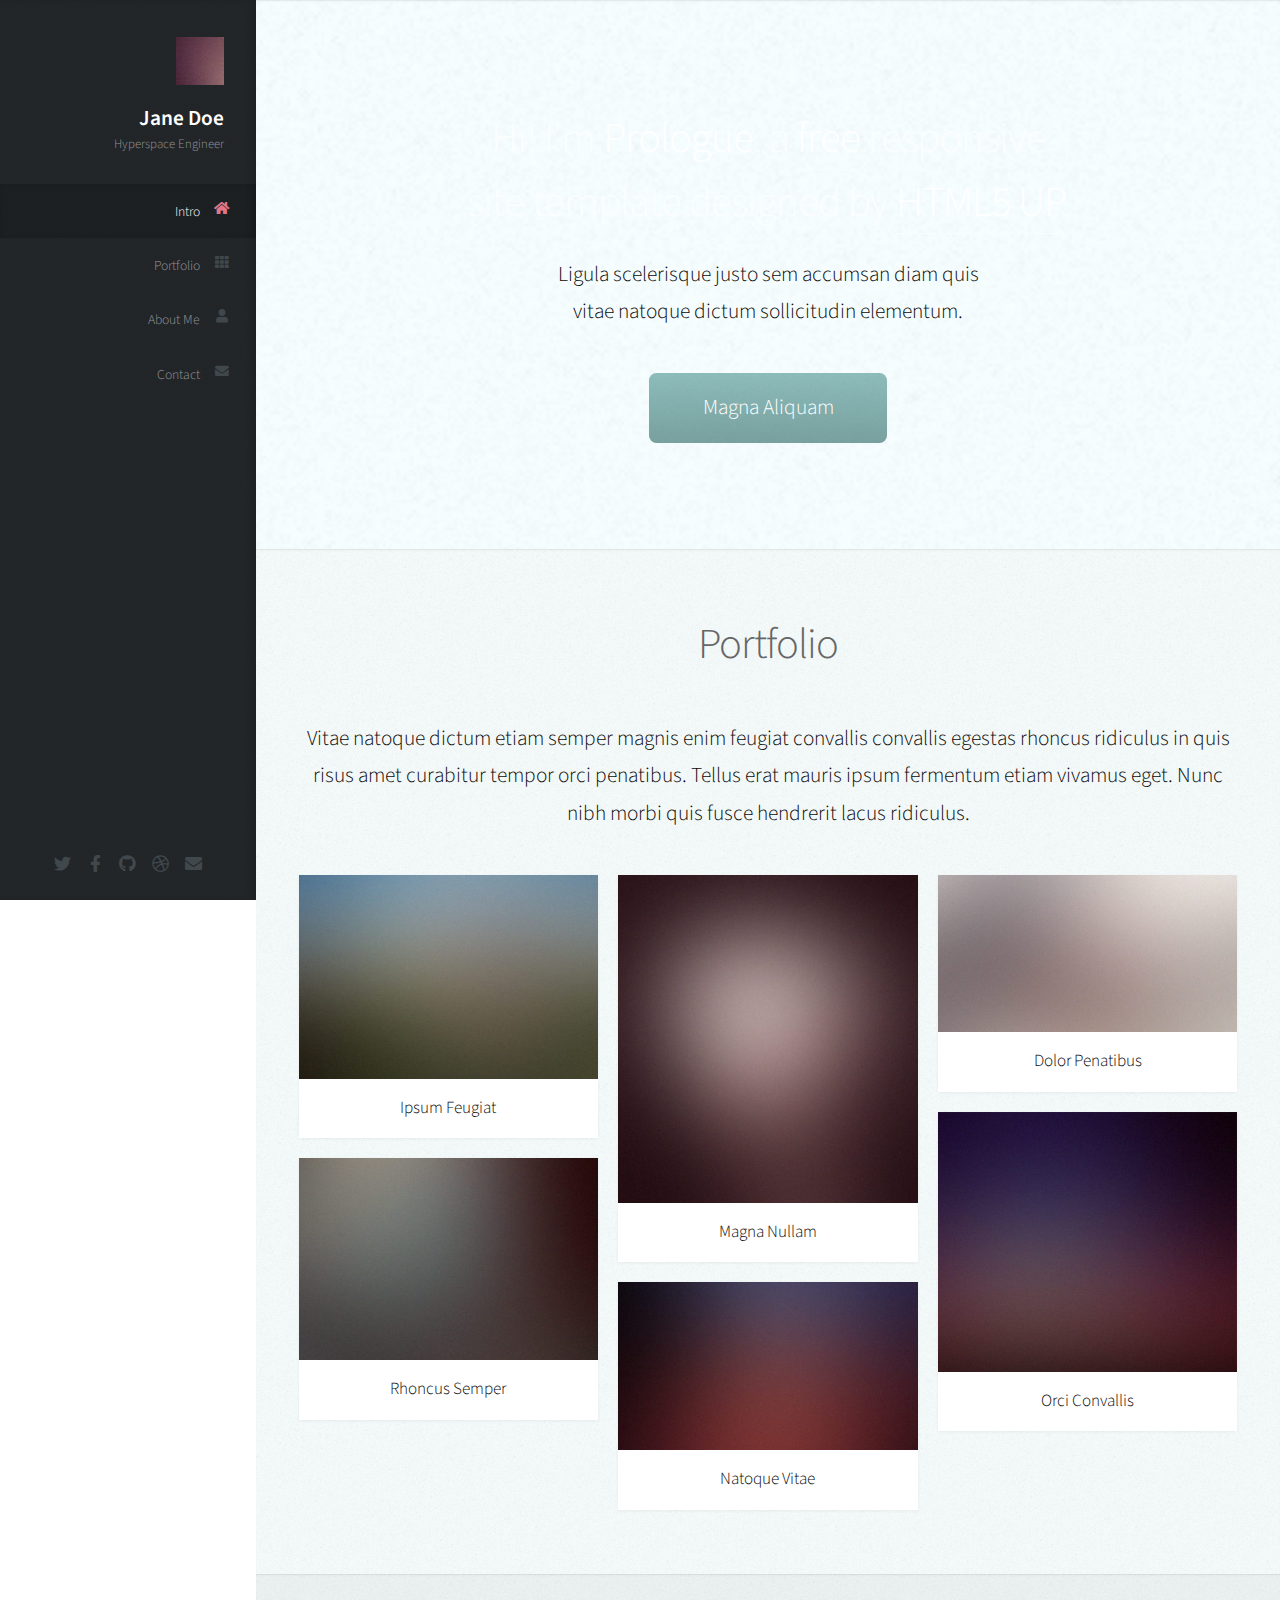
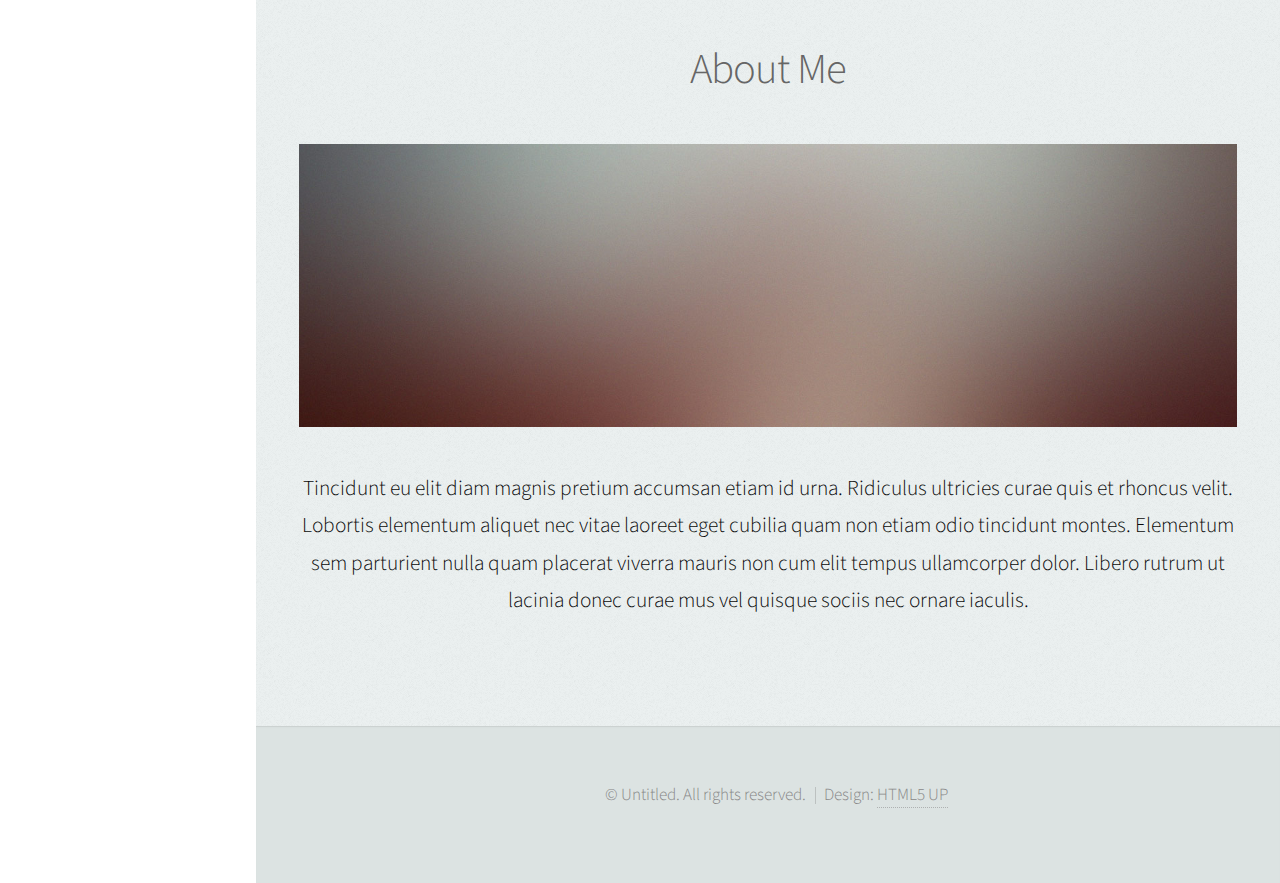
<file: index.html>
<!DOCTYPE HTML>
<!--
	Prologue by HTML5 UP
	html5up.net | @ajlkn
	Free for personal and commercial use under the CCA 3.0 license (html5up.net/license)
-->
<html>
	<head>
		<title>Prologue by HTML5 UP</title>
		<meta charset="utf-8" />
		<meta name="viewport" content="width=device-width, initial-scale=1, user-scalable=no" />
		<link rel="stylesheet" href="assets/css/main.css" />
	</head>
	<body class="is-preload">

		<!-- Header -->
			<div id="header">

				<div class="top">

					<!-- Logo -->
						<div id="logo">
							<span class="image avatar48"><img src="images/avatar.jpg" alt="" /></span>
							<h1 id="title">Jane Doe</h1>
							<p>Hyperspace Engineer</p>
						</div>

					<!-- Nav -->
						<nav id="nav">
							<ul>
								<li><a href="#top" id="top-link"><span class="icon solid fa-home">Intro</span></a></li>
								<li><a href="#portfolio" id="portfolio-link"><span class="icon solid fa-th">Portfolio</span></a></li>
								<li><a href="#about" id="about-link"><span class="icon solid fa-user">About Me</span></a></li>
								<li><a href="#contact" id="contact-link"><span class="icon solid fa-envelope">Contact</span></a></li>
							</ul>
						</nav>

				</div>

				<div class="bottom">

					<!-- Social Icons -->
						<ul class="icons">
							<li><a href="#" class="icon brands fa-twitter"><span class="label">Twitter</span></a></li>
							<li><a href="#" class="icon brands fa-facebook-f"><span class="label">Facebook</span></a></li>
							<li><a href="#" class="icon brands fa-github"><span class="label">Github</span></a></li>
							<li><a href="#" class="icon brands fa-dribbble"><span class="label">Dribbble</span></a></li>
							<li><a href="#" class="icon solid fa-envelope"><span class="label">Email</span></a></li>
						</ul>

				</div>

			</div>

		<!-- Main -->
			<div id="main">

				<!-- Intro -->
					<section id="top" class="one dark cover">
						<div class="container">

							<header>
								<h2 class="alt">Hi! I'm <strong>Prologue</strong>, a <a href="http://html5up.net/license">free</a> responsive<br />
								site template designed by <a href="http://html5up.net">HTML5 UP</a>.</h2>
								<p>Ligula scelerisque justo sem accumsan diam quis<br />
								vitae natoque dictum sollicitudin elementum.</p>
							</header>

							<footer>
								<a href="#portfolio" class="button scrolly">Magna Aliquam</a>
							</footer>

						</div>
					</section>

				<!-- Portfolio -->
					<section id="portfolio" class="two">
						<div class="container">

							<header>
								<h2>Portfolio</h2>
							</header>

							<p>Vitae natoque dictum etiam semper magnis enim feugiat convallis convallis
							egestas rhoncus ridiculus in quis risus amet curabitur tempor orci penatibus.
							Tellus erat mauris ipsum fermentum etiam vivamus eget. Nunc nibh morbi quis
							fusce hendrerit lacus ridiculus.</p>

							<div class="row">
								<div class="col-4 col-12-mobile">
									<article class="item">
										<a href="#" class="image fit"><img src="images/pic02.jpg" alt="" /></a>
										<header>
											<h3>Ipsum Feugiat</h3>
										</header>
									</article>
									<article class="item">
										<a href="#" class="image fit"><img src="images/pic03.jpg" alt="" /></a>
										<header>
											<h3>Rhoncus Semper</h3>
										</header>
									</article>
								</div>
								<div class="col-4 col-12-mobile">
									<article class="item">
										<a href="#" class="image fit"><img src="images/pic04.jpg" alt="" /></a>
										<header>
											<h3>Magna Nullam</h3>
										</header>
									</article>
									<article class="item">
										<a href="#" class="image fit"><img src="images/pic05.jpg" alt="" /></a>
										<header>
											<h3>Natoque Vitae</h3>
										</header>
									</article>
								</div>
								<div class="col-4 col-12-mobile">
									<article class="item">
										<a href="#" class="image fit"><img src="images/pic06.jpg" alt="" /></a>
										<header>
											<h3>Dolor Penatibus</h3>
										</header>
									</article>
									<article class="item">
										<a href="#" class="image fit"><img src="images/pic07.jpg" alt="" /></a>
										<header>
											<h3>Orci Convallis</h3>
										</header>
									</article>
								</div>
							</div>

						</div>
					</section>

				<!-- About Me -->
					<section id="about" class="three">
						<div class="container">

							<header>
								<h2>About Me</h2>
							</header>

							<a href="#" class="image featured"><img src="images/pic08.jpg" alt="" /></a>

							<p>Tincidunt eu elit diam magnis pretium accumsan etiam id urna. Ridiculus
							ultricies curae quis et rhoncus velit. Lobortis elementum aliquet nec vitae
							laoreet eget cubilia quam non etiam odio tincidunt montes. Elementum sem
							parturient nulla quam placerat viverra mauris non cum elit tempus ullamcorper
							dolor. Libero rutrum ut lacinia donec curae mus vel quisque sociis nec
							ornare iaculis.</p>

						</div>
					</section>



			</div>

		<!-- Footer -->
			<div id="footer">

				<!-- Copyright -->
					<ul class="copyright">
						<li>&copy; Untitled. All rights reserved.</li><li>Design: <a href="http://html5up.net">HTML5 UP</a></li>
					</ul>

			</div>

		<!-- Scripts -->
			<script src="assets/js/jquery.min.js"></script>
			<script src="assets/js/jquery.scrolly.min.js"></script>
			<script src="assets/js/jquery.scrollex.min.js"></script>
			<script src="assets/js/browser.min.js"></script>
			<script src="assets/js/breakpoints.min.js"></script>
			<script src="assets/js/util.js"></script>
			<script src="assets/js/main.js"></script>

	</body>
</html>
</file>
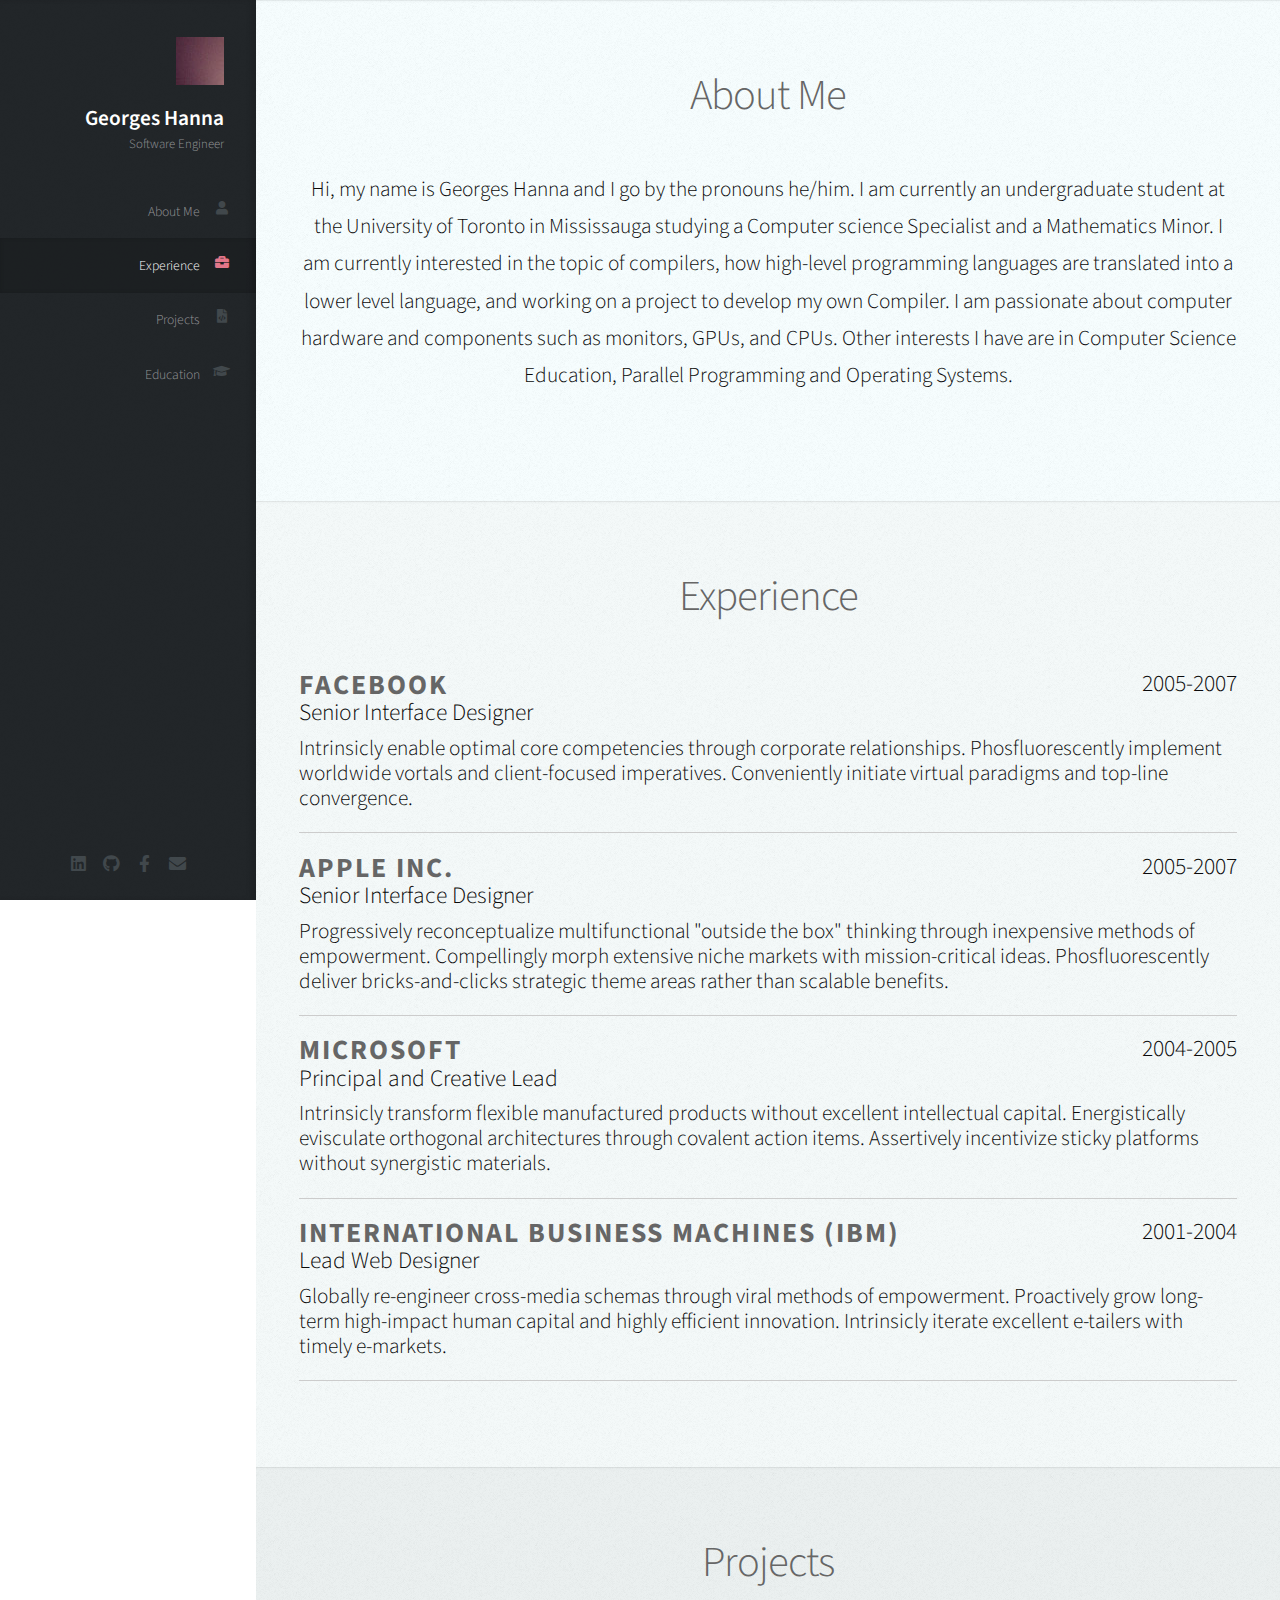
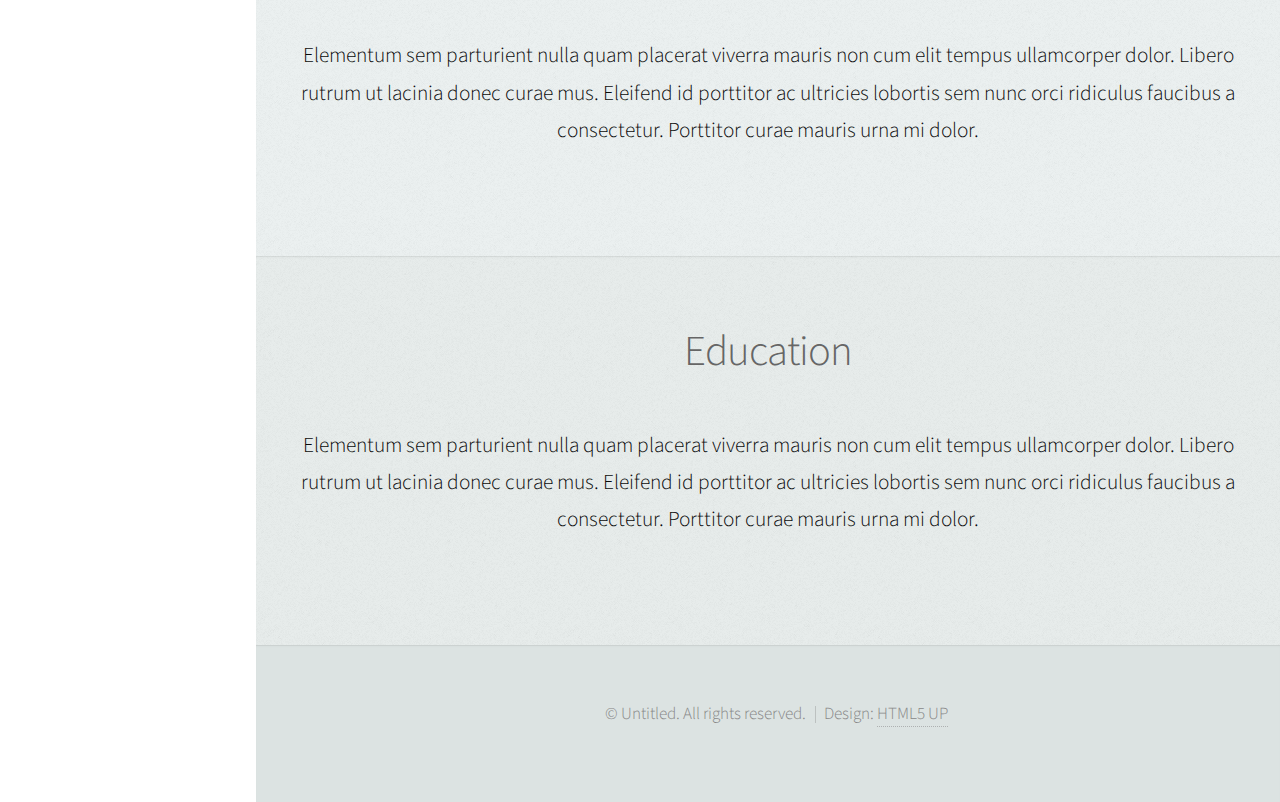
<file: something.html>
<!DOCTYPE HTML>
<!--
	Prologue by HTML5 UP
	html5up.net | @ajlkn
	Free for personal and commercial use under the CCA 3.0 license (html5up.net/license)
-->
<html>
	<head>
		<title>Prologue by HTML5 UP</title>
		<meta charset="utf-8" />
		<meta name="viewport" content="width=device-width, initial-scale=1, user-scalable=no" />
		<link rel="stylesheet" href="assets/css/main.css" />
		
	</head>
	<body class="is-preload">

		<!-- Header -->
			<div id="header">

				<div class="top">

					<!-- Logo -->
						<div id="logo">
							<span class="image avatar48"><img src="images/avatar.jpg" alt="" /></span>
							<h1 id="title">Georges Hanna</h1>
							<p>Software Engineer</p>
						</div>

					<!-- Nav -->
						<nav id="nav">
							<ul>
								<li><a href="#about" id="about-link"><span class="icon solid fa-user">About Me</span></a></li>
								<li><a href="#exp" id="exp-link"><span class="icon solid fa-briefcase">Experience</span></a></li>
								<li><a href="#proj" id="proj-link"><span class="icon solid fa-file-code">Projects</span></a></li>
								<li><a href="#edu" id="edu-link"><span class="icon solid fa-graduation-cap">Education</span></a></li>
							</ul>
						</nav>

				</div>

				<div class="bottom">

					<!-- Social Icons -->
						<ul class="icons">
							<li><a href="https://www.linkedin.com/in/georgeshanna97/" class="icon brands fa-linkedin"><span class="label">Linkedin</span></a></li>
							<li><a href="https://github.com/georgeshanna97" class="icon brands fa-github"><span class="label">Github</span></a></li>
							<li><a href="https://www.facebook.com/georges.hanna.97" class="icon brands fa-facebook-f"><span class="label">Facebook</span></a></li>
							<li><a href="mailto:georges.hanna@mail.utoronto.ca" class="icon solid fa-envelope"><span class="label">Email</span></a></li>
						</ul>

				</div>

			</div>

		<!-- Main -->
			<div id="main">
				<!-- Portfolio -->
<!--
					<section id="portfolio" class="two">
						<div class="container">

							<header>
								<h2>Portfolio</h2>
							</header>

							<p>Vitae natoque dictum etiam semper magnis enim feugiat convallis convallis
							egestas rhoncus ridiculus in quis risus amet curabitur tempor orci penatibus.
							Tellus erat mauris ipsum fermentum etiam vivamus eget. Nunc nibh morbi quis
							fusce hendrerit lacus ridiculus.</p>

							<div class="row">
								<div class="col-4 col-12-mobile">
									<article class="item">
										<a href="#" class="image fit"><img src="images/pic02.jpg" alt="" /></a>
										<header>
											<h3>Ipsum Feugiat</h3>
										</header>
									</article>
									<article class="item">
										<a href="#" class="image fit"><img src="images/pic03.jpg" alt="" /></a>
										<header>
											<h3>Rhoncus Semper</h3>
										</header>
									</article>
								</div>
								<div class="col-4 col-12-mobile">
									<article class="item">
										<a href="#" class="image fit"><img src="images/pic04.jpg" alt="" /></a>
										<header>
											<h3>Magna Nullam</h3>
										</header>
									</article>
									<article class="item">
										<a href="#" class="image fit"><img src="images/pic05.jpg" alt="" /></a>
										<header>
											<h3>Natoque Vitae</h3>
										</header>
									</article>
								</div>
								<div class="col-4 col-12-mobile">
									<article class="item">
										<a href="#" class="image fit"><img src="images/pic06.jpg" alt="" /></a>
										<header>
											<h3>Dolor Penatibus</h3>
										</header>
									</article>
									<article class="item">
										<a href="#" class="image fit"><img src="images/pic07.jpg" alt="" /></a>
										<header>
											<h3>Orci Convallis</h3>
										</header>
									</article>
								</div>
							</div>

						</div>
					</section>
-->
				<!-- About Me -->
					<section id="about" class="one">
						<div class="container">

							<header>
								<h2>About Me</h2>
							</header>

							<!-- <a href="#" class="image featured"><img src="images/pic08.jpg" alt="" /></a> -->

							<p>Hi, my name is Georges Hanna and I go by the pronouns he/him. 
							I am currently an undergraduate student at the University of Toronto in Mississauga studying a
							Computer science Specialist and a Mathematics Minor. I am currently interested in the topic of compilers,
							how high-level programming languages are translated into a lower level language, and working on a project
							to develop my own Compiler. I am passionate about computer hardware and components such as monitors, GPUs, 
							and CPUs. Other interests I have are in Computer Science Education, Parallel Programming and Operating Systems.  </p>
						</div>
					</section>

				<!-- Experience -->
				<section id="exp" class="two">
					<div class="container">

						<header>
							<h2>Experience</h2>
						</header>

								<div class="job">
									<h2>Facebook</h2>
									<h3>Senior Interface Designer</h3>
									<h4>2005-2007</h4>
									<p>Intrinsicly enable optimal core competencies through corporate relationships. Phosfluorescently implement worldwide vortals and client-focused imperatives. Conveniently initiate virtual paradigms and top-line convergence. </p>
								</div>
		
									<div class="job">
										<h2>Apple Inc.</h2>
										<h3>Senior Interface Designer</h3>
										<h4>2005-2007</h4>
										<p>Progressively reconceptualize multifunctional "outside the box" thinking through inexpensive methods of empowerment. Compellingly morph extensive niche markets with mission-critical ideas. Phosfluorescently deliver bricks-and-clicks strategic theme areas rather than scalable benefits. </p>
									</div>
		
									<div class="job">
										<h2>Microsoft</h2>
										<h3>Principal and Creative Lead</h3>
										<h4>2004-2005</h4>
										<p>Intrinsicly transform flexible manufactured products without excellent intellectual capital. Energistically evisculate orthogonal architectures through covalent action items. Assertively incentivize sticky platforms without synergistic materials. </p>
									</div>
		
		
									<div class="job">
										<h2>International Business Machines (IBM)</h2>
										<h3>Lead Web Designer</h3>
										<h4>2001-2004</h4>
										<p>Globally re-engineer cross-media schemas through viral methods of empowerment. Proactively grow long-term high-impact human capital and highly efficient innovation. Intrinsicly iterate excellent e-tailers with timely e-markets.</p>
									</div>
								</div>
				</section>
		

					<!-- </section> -->
					<!-- Projects -->
					<section id="proj" class="three">
						<div class="container">

							<header>
								<h2>Projects</h2>
							</header>

							<p>Elementum sem parturient nulla quam placerat viverra
							mauris non cum elit tempus ullamcorper dolor. Libero rutrum ut lacinia
							donec curae mus. Eleifend id porttitor ac ultricies lobortis sem nunc
							orci ridiculus faucibus a consectetur. Porttitor curae mauris urna mi dolor.</p>

						</div>
					</section>
					<!-- Education-->
					<section id="edu" class="four">
						<div class="container">

							<header>
								<h2>Education</h2>
							</header>

							<p>Elementum sem parturient nulla quam placerat viverra
							mauris non cum elit tempus ullamcorper dolor. Libero rutrum ut lacinia
							donec curae mus. Eleifend id porttitor ac ultricies lobortis sem nunc
							orci ridiculus faucibus a consectetur. Porttitor curae mauris urna mi dolor.</p>

						</div>
					</section>

			</div>
		
		<!-- Footer -->
			<div id="footer">

				<!-- Copyright -->
					<ul class="copyright">
						<li>&copy; Untitled. All rights reserved.</li><li>Design: <a href="http://html5up.net">HTML5 UP</a></li>
					</ul>

			</div>

		<!-- Scripts -->
			<script src="assets/js/jquery.min.js"></script>
			<script src="assets/js/jquery.scrolly.min.js"></script>
			<script src="assets/js/jquery.scrollex.min.js"></script>
			<script src="assets/js/browser.min.js"></script>
			<script src="assets/js/breakpoints.min.js"></script>
			<script src="assets/js/util.js"></script>
			<script src="assets/js/main.js"></script>
	</body>
</html>
</file>
<file: assets/css/main.css>
@import url("fontawesome-all.min.css");
@import url("https://fonts.googleapis.com/css?family=Source+Sans+Pro:300,300italic,400,600");

/*
	Prologue by HTML5 UP
	html5up.net | @ajlkn
	Free for personal and commercial use under the CCA 3.0 license (html5up.net/license)
*/

html, body, div, span, applet, object,
iframe, h1, h2, h3, h4, h5, h6, p, blockquote,
pre, a, abbr, acronym, address, big, cite,
code, del, dfn, em, img, ins, kbd, q, s, samp,
small, strike, strong, sub, sup, tt, var, b,
u, i, center, dl, dt, dd, ol, ul, li, fieldset,
form, label, legend, table, caption, tbody,
tfoot, thead, tr, th, td, article, aside,
canvas, details, embed, figure, figcaption,
footer, header, hgroup, menu, nav, output, ruby,
section, summary, time, mark, audio, video {
	margin: 0;
	padding: 0;
	border: 0;
	font-size: 100%;
	font: inherit;
	vertical-align: baseline;}

article, aside, details, figcaption, figure,
footer, header, hgroup, menu, nav, section {
	display: block;}

body {
	line-height: 1;
}

ol, ul {
	list-style: none;
}

blockquote, q {
	quotes: none;
}

	blockquote:before, blockquote:after, q:before, q:after {
		content: '';
		content: none;
	}

table {
	border-collapse: collapse;
	border-spacing: 0;
}

body {
	-webkit-text-size-adjust: none;
}

mark {
	background-color: transparent;
	color: inherit;
}

input::-moz-focus-inner {
	border: 0;
	padding: 0;
}

input, select, textarea {
	-moz-appearance: none;
	-webkit-appearance: none;
	-ms-appearance: none;
	appearance: none;
}

/* Basic */

	html {
		box-sizing: border-box;
	}

	*, *:before, *:after {
		box-sizing: inherit;
	}

	body {
		background: #fff;
		font-family: 'Source Sans Pro', sans-serif;
		font-size: 19pt;
		font-weight: 300;
		line-height: 1.75em;
		color: #888;
	}

		body.is-preload *, body.is-preload *:before, body.is-preload *:after {
			-moz-animation: none !important;
			-webkit-animation: none !important;
			-ms-animation: none !important;
			animation: none !important;
			-moz-transition: none !important;
			-webkit-transition: none !important;
			-ms-transition: none !important;
			transition: none !important;
		}

	input, textarea, select {
		font-family: 'Source Sans Pro', sans-serif;
		font-size: 19pt;
		font-weight: 300;
		line-height: 1.75em;
		color: #888;
	}

	h1, h2, h3, h4, h5, h6 {
		font-weight: 300;
		color: #666;
		line-height: 1.5em;
	}

	h1 a, h2 a, h3 a, h4 a, h5 a, h6 a {
		color: inherit;
		text-decoration: none;
	}

		h1 a strong, h2 a strong, h3 a strong, h4 a strong, h5 a strong, h6 a strong {
			color: #333;
		}

	h2 {
		font-size: 2em;
		letter-spacing: -1px;
	}

		h2.alt {
			color: #888;
		}

			h2.alt strong {
				color: #666;
			}

	h3 {
		font-size: 1.5em;
	}

	header {
		margin: 0 0 2em 0;
	}

		header > p {
			margin: 1em 0 0 0;
		}

	footer {
		margin: 2em 0 0 0;
	}

	strong, b {
		font-weight: 300;
		color: #666;
	}

	em, i {
		font-style: italic;
	}

	a {
		text-decoration: none;
		color: inherit;
		border-bottom: dotted 1px rgba(128, 128, 128, 0.5);
		-moz-transition: color 0.35s ease-in-out, border-bottom-color 0.35s ease-in-out;
		-webkit-transition: color 0.35s ease-in-out, border-bottom-color 0.35s ease-in-out;
		-ms-transition: color 0.35s ease-in-out, border-bottom-color 0.35s ease-in-out;
		transition: color 0.35s ease-in-out, border-bottom-color 0.35s ease-in-out;
		outline: 0;
	}

		a:hover {
			color: #E27689;
			border-bottom-color: rgba(255, 255, 255, 0);
		}

	sub {
		position: relative;
		top: 0.5em;
		font-size: 0.8em;
	}

	sup {
		position: relative;
		top: -0.5em;
		font-size: 0.8em;
	}

	hr {
		border: 0;
		border-top: solid 1px #ddd;
	}

	blockquote {
		border-left: solid 0.5em #ddd;
		padding: 1em 0 1em 2em;
		font-style: italic;
	}

	p, ul, ol, dl, table {
		margin-bottom: 2em;
	}

	br.clear {
		clear: both;
	}

/* Container */

	.container {
		margin: 0 auto;
		max-width: 100%;
		width: 1400px;
	}

		@media screen and (min-width: 961px) and (max-width: 1880px) {

			.container {
				width: 1200px;
			}

		}

		@media screen and (min-width: 961px) and (max-width: 1620px) {

			.container {
				width: 960px;
			}

		}

		@media screen and (min-width: 961px) and (max-width: 1320px) {

			.container {
				width: 100%;
			}

		}

		@media screen and (max-width: 960px) {

			.container {
				width: 100%;
			}

		}

		@media screen and (max-width: 736px) {

			.container {
				width: 100%;
			}

		}

/* Row */

	.row {
		display: flex;
		flex-wrap: wrap;
		box-sizing: border-box;
		align-items: stretch;
	}

		.row > * {
			box-sizing: border-box;
		}

		.row.gtr-uniform > * > :last-child {
			margin-bottom: 0;
		}

		.row.aln-left {
			justify-content: flex-start;
		}

		.row.aln-center {
			justify-content: center;
		}

		.row.aln-right {
			justify-content: flex-end;
		}

		.row.aln-top {
			align-items: flex-start;
		}

		.row.aln-middle {
			align-items: center;
		}

		.row.aln-bottom {
			align-items: flex-end;
		}

		.row > .imp {
			order: -1;
		}

		.row > .col-1 {
			width: 8.33333%;
		}

		.row > .off-1 {
			margin-left: 8.33333%;
		}

		.row > .col-2 {
			width: 16.66667%;
		}

		.row > .off-2 {
			margin-left: 16.66667%;
		}

		.row > .col-3 {
			width: 25%;
		}

		.row > .off-3 {
			margin-left: 25%;
		}

		.row > .col-4 {
			width: 33.33333%;
		}

		.row > .off-4 {
			margin-left: 33.33333%;
		}

		.row > .col-5 {
			width: 41.66667%;
		}

		.row > .off-5 {
			margin-left: 41.66667%;
		}

		.row > .col-6 {
			width: 50%;
		}

		.row > .off-6 {
			margin-left: 50%;
		}

		.row > .col-7 {
			width: 58.33333%;
		}

		.row > .off-7 {
			margin-left: 58.33333%;
		}

		.row > .col-8 {
			width: 66.66667%;
		}

		.row > .off-8 {
			margin-left: 66.66667%;
		}

		.row > .col-9 {
			width: 75%;
		}

		.row > .off-9 {
			margin-left: 75%;
		}

		.row > .col-10 {
			width: 83.33333%;
		}

		.row > .off-10 {
			margin-left: 83.33333%;
		}

		.row > .col-11 {
			width: 91.66667%;
		}

		.row > .off-11 {
			margin-left: 91.66667%;
		}

		.row > .col-12 {
			width: 100%;
		}

		.row > .off-12 {
			margin-left: 100%;
		}

		.row.gtr-0 {
			margin-top: 0px;
			margin-left: 0px;
		}

			.row.gtr-0 > * {
				padding: 0px 0 0 0px;
			}

			.row.gtr-0.gtr-uniform {
				margin-top: 0px;
			}

				.row.gtr-0.gtr-uniform > * {
					padding-top: 0px;
				}

		.row.gtr-25 {
			margin-top: -10px;
			margin-left: -10px;
		}

			.row.gtr-25 > * {
				padding: 10px 0 0 10px;
			}

			.row.gtr-25.gtr-uniform {
				margin-top: -10px;
			}

				.row.gtr-25.gtr-uniform > * {
					padding-top: 10px;
				}

		.row.gtr-50 {
			margin-top: -20px;
			margin-left: -20px;
		}

			.row.gtr-50 > * {
				padding: 20px 0 0 20px;
			}

			.row.gtr-50.gtr-uniform {
				margin-top: -20px;
			}

				.row.gtr-50.gtr-uniform > * {
					padding-top: 20px;
				}

		.row {
			margin-top: -40px;
			margin-left: -40px;
		}

			.row > * {
				padding: 40px 0 0 40px;
			}

			.row.gtr-uniform {
				margin-top: -40px;
			}

				.row.gtr-uniform > * {
					padding-top: 40px;
				}

		.row.gtr-150 {
			margin-top: -60px;
			margin-left: -60px;
		}

			.row.gtr-150 > * {
				padding: 60px 0 0 60px;
			}

			.row.gtr-150.gtr-uniform {
				margin-top: -60px;
			}

				.row.gtr-150.gtr-uniform > * {
					padding-top: 60px;
				}

		.row.gtr-200 {
			margin-top: -80px;
			margin-left: -80px;
		}

			.row.gtr-200 > * {
				padding: 80px 0 0 80px;
			}

			.row.gtr-200.gtr-uniform {
				margin-top: -80px;
			}

				.row.gtr-200.gtr-uniform > * {
					padding-top: 80px;
				}

		@media screen and (min-width: 961px) and (max-width: 1880px) {

			.row {
				display: flex;
				flex-wrap: wrap;
				box-sizing: border-box;
				align-items: stretch;
			}

				.row > * {
					box-sizing: border-box;
				}

				.row.gtr-uniform > * > :last-child {
					margin-bottom: 0;
				}

				.row.aln-left {
					justify-content: flex-start;
				}

				.row.aln-center {
					justify-content: center;
				}

				.row.aln-right {
					justify-content: flex-end;
				}

				.row.aln-top {
					align-items: flex-start;
				}

				.row.aln-middle {
					align-items: center;
				}

				.row.aln-bottom {
					align-items: flex-end;
				}

				.row > .imp-wide {
					order: -1;
				}

				.row > .col-1-wide {
					width: 8.33333%;
				}

				.row > .off-1-wide {
					margin-left: 8.33333%;
				}

				.row > .col-2-wide {
					width: 16.66667%;
				}

				.row > .off-2-wide {
					margin-left: 16.66667%;
				}

				.row > .col-3-wide {
					width: 25%;
				}

				.row > .off-3-wide {
					margin-left: 25%;
				}

				.row > .col-4-wide {
					width: 33.33333%;
				}

				.row > .off-4-wide {
					margin-left: 33.33333%;
				}

				.row > .col-5-wide {
					width: 41.66667%;
				}

				.row > .off-5-wide {
					margin-left: 41.66667%;
				}

				.row > .col-6-wide {
					width: 50%;
				}

				.row > .off-6-wide {
					margin-left: 50%;
				}

				.row > .col-7-wide {
					width: 58.33333%;
				}

				.row > .off-7-wide {
					margin-left: 58.33333%;
				}

				.row > .col-8-wide {
					width: 66.66667%;
				}

				.row > .off-8-wide {
					margin-left: 66.66667%;
				}

				.row > .col-9-wide {
					width: 75%;
				}

				.row > .off-9-wide {
					margin-left: 75%;
				}

				.row > .col-10-wide {
					width: 83.33333%;
				}

				.row > .off-10-wide {
					margin-left: 83.33333%;
				}

				.row > .col-11-wide {
					width: 91.66667%;
				}

				.row > .off-11-wide {
					margin-left: 91.66667%;
				}

				.row > .col-12-wide {
					width: 100%;
				}

				.row > .off-12-wide {
					margin-left: 100%;
				}

				.row.gtr-0 {
					margin-top: 0px;
					margin-left: 0px;
				}

					.row.gtr-0 > * {
						padding: 0px 0 0 0px;
					}

					.row.gtr-0.gtr-uniform {
						margin-top: 0px;
					}

						.row.gtr-0.gtr-uniform > * {
							padding-top: 0px;
						}

				.row.gtr-25 {
					margin-top: -10px;
					margin-left: -10px;
				}

					.row.gtr-25 > * {
						padding: 10px 0 0 10px;
					}

					.row.gtr-25.gtr-uniform {
						margin-top: -10px;
					}

						.row.gtr-25.gtr-uniform > * {
							padding-top: 10px;
						}

				.row.gtr-50 {
					margin-top: -20px;
					margin-left: -20px;
				}

					.row.gtr-50 > * {
						padding: 20px 0 0 20px;
					}

					.row.gtr-50.gtr-uniform {
						margin-top: -20px;
					}

						.row.gtr-50.gtr-uniform > * {
							padding-top: 20px;
						}

				.row {
					margin-top: -40px;
					margin-left: -40px;
				}

					.row > * {
						padding: 40px 0 0 40px;
					}

					.row.gtr-uniform {
						margin-top: -40px;
					}

						.row.gtr-uniform > * {
							padding-top: 40px;
						}

				.row.gtr-150 {
					margin-top: -60px;
					margin-left: -60px;
				}

					.row.gtr-150 > * {
						padding: 60px 0 0 60px;
					}

					.row.gtr-150.gtr-uniform {
						margin-top: -60px;
					}

						.row.gtr-150.gtr-uniform > * {
							padding-top: 60px;
						}

				.row.gtr-200 {
					margin-top: -80px;
					margin-left: -80px;
				}

					.row.gtr-200 > * {
						padding: 80px 0 0 80px;
					}

					.row.gtr-200.gtr-uniform {
						margin-top: -80px;
					}

						.row.gtr-200.gtr-uniform > * {
							padding-top: 80px;
						}

		}

		@media screen and (min-width: 961px) and (max-width: 1620px) {

			.row {
				display: flex;
				flex-wrap: wrap;
				box-sizing: border-box;
				align-items: stretch;
			}

				.row > * {
					box-sizing: border-box;
				}

				.row.gtr-uniform > * > :last-child {
					margin-bottom: 0;
				}

				.row.aln-left {
					justify-content: flex-start;
				}

				.row.aln-center {
					justify-content: center;
				}

				.row.aln-right {
					justify-content: flex-end;
				}

				.row.aln-top {
					align-items: flex-start;
				}

				.row.aln-middle {
					align-items: center;
				}

				.row.aln-bottom {
					align-items: flex-end;
				}

				.row > .imp-normal {
					order: -1;
				}

				.row > .col-1-normal {
					width: 8.33333%;
				}

				.row > .off-1-normal {
					margin-left: 8.33333%;
				}

				.row > .col-2-normal {
					width: 16.66667%;
				}

				.row > .off-2-normal {
					margin-left: 16.66667%;
				}

				.row > .col-3-normal {
					width: 25%;
				}

				.row > .off-3-normal {
					margin-left: 25%;
				}

				.row > .col-4-normal {
					width: 33.33333%;
				}

				.row > .off-4-normal {
					margin-left: 33.33333%;
				}

				.row > .col-5-normal {
					width: 41.66667%;
				}

				.row > .off-5-normal {
					margin-left: 41.66667%;
				}

				.row > .col-6-normal {
					width: 50%;
				}

				.row > .off-6-normal {
					margin-left: 50%;
				}

				.row > .col-7-normal {
					width: 58.33333%;
				}

				.row > .off-7-normal {
					margin-left: 58.33333%;
				}

				.row > .col-8-normal {
					width: 66.66667%;
				}

				.row > .off-8-normal {
					margin-left: 66.66667%;
				}

				.row > .col-9-normal {
					width: 75%;
				}

				.row > .off-9-normal {
					margin-left: 75%;
				}

				.row > .col-10-normal {
					width: 83.33333%;
				}

				.row > .off-10-normal {
					margin-left: 83.33333%;
				}

				.row > .col-11-normal {
					width: 91.66667%;
				}

				.row > .off-11-normal {
					margin-left: 91.66667%;
				}

				.row > .col-12-normal {
					width: 100%;
				}

				.row > .off-12-normal {
					margin-left: 100%;
				}

				.row.gtr-0 {
					margin-top: 0px;
					margin-left: 0px;
				}

					.row.gtr-0 > * {
						padding: 0px 0 0 0px;
					}

					.row.gtr-0.gtr-uniform {
						margin-top: 0px;
					}

						.row.gtr-0.gtr-uniform > * {
							padding-top: 0px;
						}

				.row.gtr-25 {
					margin-top: -10px;
					margin-left: -10px;
				}

					.row.gtr-25 > * {
						padding: 10px 0 0 10px;
					}

					.row.gtr-25.gtr-uniform {
						margin-top: -10px;
					}

						.row.gtr-25.gtr-uniform > * {
							padding-top: 10px;
						}

				.row.gtr-50 {
					margin-top: -20px;
					margin-left: -20px;
				}

					.row.gtr-50 > * {
						padding: 20px 0 0 20px;
					}

					.row.gtr-50.gtr-uniform {
						margin-top: -20px;
					}

						.row.gtr-50.gtr-uniform > * {
							padding-top: 20px;
						}

				.row {
					margin-top: -40px;
					margin-left: -40px;
				}

					.row > * {
						padding: 40px 0 0 40px;
					}

					.row.gtr-uniform {
						margin-top: -40px;
					}

						.row.gtr-uniform > * {
							padding-top: 40px;
						}

				.row.gtr-150 {
					margin-top: -60px;
					margin-left: -60px;
				}

					.row.gtr-150 > * {
						padding: 60px 0 0 60px;
					}

					.row.gtr-150.gtr-uniform {
						margin-top: -60px;
					}

						.row.gtr-150.gtr-uniform > * {
							padding-top: 60px;
						}

				.row.gtr-200 {
					margin-top: -80px;
					margin-left: -80px;
				}

					.row.gtr-200 > * {
						padding: 80px 0 0 80px;
					}

					.row.gtr-200.gtr-uniform {
						margin-top: -80px;
					}

						.row.gtr-200.gtr-uniform > * {
							padding-top: 80px;
						}

		}

		@media screen and (min-width: 961px) and (max-width: 1320px) {

			.row {
				display: flex;
				flex-wrap: wrap;
				box-sizing: border-box;
				align-items: stretch;
			}

				.row > * {
					box-sizing: border-box;
				}

				.row.gtr-uniform > * > :last-child {
					margin-bottom: 0;
				}

				.row.aln-left {
					justify-content: flex-start;
				}

				.row.aln-center {
					justify-content: center;
				}

				.row.aln-right {
					justify-content: flex-end;
				}

				.row.aln-top {
					align-items: flex-start;
				}

				.row.aln-middle {
					align-items: center;
				}

				.row.aln-bottom {
					align-items: flex-end;
				}

				.row > .imp-narrow {
					order: -1;
				}

				.row > .col-1-narrow {
					width: 8.33333%;
				}

				.row > .off-1-narrow {
					margin-left: 8.33333%;
				}

				.row > .col-2-narrow {
					width: 16.66667%;
				}

				.row > .off-2-narrow {
					margin-left: 16.66667%;
				}

				.row > .col-3-narrow {
					width: 25%;
				}

				.row > .off-3-narrow {
					margin-left: 25%;
				}

				.row > .col-4-narrow {
					width: 33.33333%;
				}

				.row > .off-4-narrow {
					margin-left: 33.33333%;
				}

				.row > .col-5-narrow {
					width: 41.66667%;
				}

				.row > .off-5-narrow {
					margin-left: 41.66667%;
				}

				.row > .col-6-narrow {
					width: 50%;
				}

				.row > .off-6-narrow {
					margin-left: 50%;
				}

				.row > .col-7-narrow {
					width: 58.33333%;
				}

				.row > .off-7-narrow {
					margin-left: 58.33333%;
				}

				.row > .col-8-narrow {
					width: 66.66667%;
				}

				.row > .off-8-narrow {
					margin-left: 66.66667%;
				}

				.row > .col-9-narrow {
					width: 75%;
				}

				.row > .off-9-narrow {
					margin-left: 75%;
				}

				.row > .col-10-narrow {
					width: 83.33333%;
				}

				.row > .off-10-narrow {
					margin-left: 83.33333%;
				}

				.row > .col-11-narrow {
					width: 91.66667%;
				}

				.row > .off-11-narrow {
					margin-left: 91.66667%;
				}

				.row > .col-12-narrow {
					width: 100%;
				}

				.row > .off-12-narrow {
					margin-left: 100%;
				}

				.row.gtr-0 {
					margin-top: 0px;
					margin-left: 0px;
				}

					.row.gtr-0 > * {
						padding: 0px 0 0 0px;
					}

					.row.gtr-0.gtr-uniform {
						margin-top: 0px;
					}

						.row.gtr-0.gtr-uniform > * {
							padding-top: 0px;
						}

				.row.gtr-25 {
					margin-top: -5px;
					margin-left: -5px;
				}

					.row.gtr-25 > * {
						padding: 5px 0 0 5px;
					}

					.row.gtr-25.gtr-uniform {
						margin-top: -5px;
					}

						.row.gtr-25.gtr-uniform > * {
							padding-top: 5px;
						}

				.row.gtr-50 {
					margin-top: -10px;
					margin-left: -10px;
				}

					.row.gtr-50 > * {
						padding: 10px 0 0 10px;
					}

					.row.gtr-50.gtr-uniform {
						margin-top: -10px;
					}

						.row.gtr-50.gtr-uniform > * {
							padding-top: 10px;
						}

				.row {
					margin-top: -20px;
					margin-left: -20px;
				}

					.row > * {
						padding: 20px 0 0 20px;
					}

					.row.gtr-uniform {
						margin-top: -20px;
					}

						.row.gtr-uniform > * {
							padding-top: 20px;
						}

				.row.gtr-150 {
					margin-top: -30px;
					margin-left: -30px;
				}

					.row.gtr-150 > * {
						padding: 30px 0 0 30px;
					}

					.row.gtr-150.gtr-uniform {
						margin-top: -30px;
					}

						.row.gtr-150.gtr-uniform > * {
							padding-top: 30px;
						}

				.row.gtr-200 {
					margin-top: -40px;
					margin-left: -40px;
				}

					.row.gtr-200 > * {
						padding: 40px 0 0 40px;
					}

					.row.gtr-200.gtr-uniform {
						margin-top: -40px;
					}

						.row.gtr-200.gtr-uniform > * {
							padding-top: 40px;
						}

		}

		@media screen and (max-width: 960px) {

			.row {
				display: flex;
				flex-wrap: wrap;
				box-sizing: border-box;
				align-items: stretch;
			}

				.row > * {
					box-sizing: border-box;
				}

				.row.gtr-uniform > * > :last-child {
					margin-bottom: 0;
				}

				.row.aln-left {
					justify-content: flex-start;
				}

				.row.aln-center {
					justify-content: center;
				}

				.row.aln-right {
					justify-content: flex-end;
				}

				.row.aln-top {
					align-items: flex-start;
				}

				.row.aln-middle {
					align-items: center;
				}

				.row.aln-bottom {
					align-items: flex-end;
				}

				.row > .imp-narrower {
					order: -1;
				}

				.row > .col-1-narrower {
					width: 8.33333%;
				}

				.row > .off-1-narrower {
					margin-left: 8.33333%;
				}

				.row > .col-2-narrower {
					width: 16.66667%;
				}

				.row > .off-2-narrower {
					margin-left: 16.66667%;
				}

				.row > .col-3-narrower {
					width: 25%;
				}

				.row > .off-3-narrower {
					margin-left: 25%;
				}

				.row > .col-4-narrower {
					width: 33.33333%;
				}

				.row > .off-4-narrower {
					margin-left: 33.33333%;
				}

				.row > .col-5-narrower {
					width: 41.66667%;
				}

				.row > .off-5-narrower {
					margin-left: 41.66667%;
				}

				.row > .col-6-narrower {
					width: 50%;
				}

				.row > .off-6-narrower {
					margin-left: 50%;
				}

				.row > .col-7-narrower {
					width: 58.33333%;
				}

				.row > .off-7-narrower {
					margin-left: 58.33333%;
				}

				.row > .col-8-narrower {
					width: 66.66667%;
				}

				.row > .off-8-narrower {
					margin-left: 66.66667%;
				}

				.row > .col-9-narrower {
					width: 75%;
				}

				.row > .off-9-narrower {
					margin-left: 75%;
				}

				.row > .col-10-narrower {
					width: 83.33333%;
				}

				.row > .off-10-narrower {
					margin-left: 83.33333%;
				}

				.row > .col-11-narrower {
					width: 91.66667%;
				}

				.row > .off-11-narrower {
					margin-left: 91.66667%;
				}

				.row > .col-12-narrower {
					width: 100%;
				}

				.row > .off-12-narrower {
					margin-left: 100%;
				}

				.row.gtr-0 {
					margin-top: 0px;
					margin-left: 0px;
				}

					.row.gtr-0 > * {
						padding: 0px 0 0 0px;
					}

					.row.gtr-0.gtr-uniform {
						margin-top: 0px;
					}

						.row.gtr-0.gtr-uniform > * {
							padding-top: 0px;
						}

				.row.gtr-25 {
					margin-top: -5px;
					margin-left: -5px;
				}

					.row.gtr-25 > * {
						padding: 5px 0 0 5px;
					}

					.row.gtr-25.gtr-uniform {
						margin-top: -5px;
					}

						.row.gtr-25.gtr-uniform > * {
							padding-top: 5px;
						}

				.row.gtr-50 {
					margin-top: -10px;
					margin-left: -10px;
				}

					.row.gtr-50 > * {
						padding: 10px 0 0 10px;
					}

					.row.gtr-50.gtr-uniform {
						margin-top: -10px;
					}

						.row.gtr-50.gtr-uniform > * {
							padding-top: 10px;
						}

				.row {
					margin-top: -20px;
					margin-left: -20px;
				}

					.row > * {
						padding: 20px 0 0 20px;
					}

					.row.gtr-uniform {
						margin-top: -20px;
					}

						.row.gtr-uniform > * {
							padding-top: 20px;
						}

				.row.gtr-150 {
					margin-top: -30px;
					margin-left: -30px;
				}

					.row.gtr-150 > * {
						padding: 30px 0 0 30px;
					}

					.row.gtr-150.gtr-uniform {
						margin-top: -30px;
					}

						.row.gtr-150.gtr-uniform > * {
							padding-top: 30px;
						}

				.row.gtr-200 {
					margin-top: -40px;
					margin-left: -40px;
				}

					.row.gtr-200 > * {
						padding: 40px 0 0 40px;
					}

					.row.gtr-200.gtr-uniform {
						margin-top: -40px;
					}

						.row.gtr-200.gtr-uniform > * {
							padding-top: 40px;
						}

		}

		@media screen and (max-width: 736px) {

			.row {
				display: flex;
				flex-wrap: wrap;
				box-sizing: border-box;
				align-items: stretch;
			}

				.row > * {
					box-sizing: border-box;
				}

				.row.gtr-uniform > * > :last-child {
					margin-bottom: 0;
				}

				.row.aln-left {
					justify-content: flex-start;
				}

				.row.aln-center {
					justify-content: center;
				}

				.row.aln-right {
					justify-content: flex-end;
				}

				.row.aln-top {
					align-items: flex-start;
				}

				.row.aln-middle {
					align-items: center;
				}

				.row.aln-bottom {
					align-items: flex-end;
				}

				.row > .imp-mobile {
					order: -1;
				}

				.row > .col-1-mobile {
					width: 8.33333%;
				}

				.row > .off-1-mobile {
					margin-left: 8.33333%;
				}

				.row > .col-2-mobile {
					width: 16.66667%;
				}

				.row > .off-2-mobile {
					margin-left: 16.66667%;
				}

				.row > .col-3-mobile {
					width: 25%;
				}

				.row > .off-3-mobile {
					margin-left: 25%;
				}

				.row > .col-4-mobile {
					width: 33.33333%;
				}

				.row > .off-4-mobile {
					margin-left: 33.33333%;
				}

				.row > .col-5-mobile {
					width: 41.66667%;
				}

				.row > .off-5-mobile {
					margin-left: 41.66667%;
				}

				.row > .col-6-mobile {
					width: 50%;
				}

				.row > .off-6-mobile {
					margin-left: 50%;
				}

				.row > .col-7-mobile {
					width: 58.33333%;
				}

				.row > .off-7-mobile {
					margin-left: 58.33333%;
				}

				.row > .col-8-mobile {
					width: 66.66667%;
				}

				.row > .off-8-mobile {
					margin-left: 66.66667%;
				}

				.row > .col-9-mobile {
					width: 75%;
				}

				.row > .off-9-mobile {
					margin-left: 75%;
				}

				.row > .col-10-mobile {
					width: 83.33333%;
				}

				.row > .off-10-mobile {
					margin-left: 83.33333%;
				}

				.row > .col-11-mobile {
					width: 91.66667%;
				}

				.row > .off-11-mobile {
					margin-left: 91.66667%;
				}

				.row > .col-12-mobile {
					width: 100%;
				}

				.row > .off-12-mobile {
					margin-left: 100%;
				}

				.row.gtr-0 {
					margin-top: 0px;
					margin-left: 0px;
				}

					.row.gtr-0 > * {
						padding: 0px 0 0 0px;
					}

					.row.gtr-0.gtr-uniform {
						margin-top: 0px;
					}

						.row.gtr-0.gtr-uniform > * {
							padding-top: 0px;
						}

				.row.gtr-25 {
					margin-top: -5px;
					margin-left: -5px;
				}

					.row.gtr-25 > * {
						padding: 5px 0 0 5px;
					}

					.row.gtr-25.gtr-uniform {
						margin-top: -5px;
					}

						.row.gtr-25.gtr-uniform > * {
							padding-top: 5px;
						}

				.row.gtr-50 {
					margin-top: -10px;
					margin-left: -10px;
				}

					.row.gtr-50 > * {
						padding: 10px 0 0 10px;
					}

					.row.gtr-50.gtr-uniform {
						margin-top: -10px;
					}

						.row.gtr-50.gtr-uniform > * {
							padding-top: 10px;
						}

				.row {
					margin-top: -20px;
					margin-left: -20px;
				}

					.row > * {
						padding: 20px 0 0 20px;
					}

					.row.gtr-uniform {
						margin-top: -20px;
					}

						.row.gtr-uniform > * {
							padding-top: 20px;
						}

				.row.gtr-150 {
					margin-top: -30px;
					margin-left: -30px;
				}

					.row.gtr-150 > * {
						padding: 30px 0 0 30px;
					}

					.row.gtr-150.gtr-uniform {
						margin-top: -30px;
					}

						.row.gtr-150.gtr-uniform > * {
							padding-top: 30px;
						}

				.row.gtr-200 {
					margin-top: -40px;
					margin-left: -40px;
				}

					.row.gtr-200 > * {
						padding: 40px 0 0 40px;
					}

					.row.gtr-200.gtr-uniform {
						margin-top: -40px;
					}

						.row.gtr-200.gtr-uniform > * {
							padding-top: 40px;
						}

		}

/* Sections/Article */

	section, article {
		margin-bottom: 3em;
	}

		section > :last-child,
		section > .container, section:last-child, article > :last-child,
		article > .container, article:last-child {
			margin-bottom: 0;
		}

		.row > section, .row > article {
			margin-bottom: 0;
		}

/* Image */

	.image {
		display: inline-block;
		border: 0;
	}

		.image img {
			display: block;
			width: 100%;
		}

		.image.avatar48 {
			width: 48px;
			height: 48px;
			background: #f00;
		}

			.image.avatar48 img {
				width: 48px;
				height: 48px;
			}

		.image.fit {
			display: block;
			width: 100%;
		}

		.image.featured {
			display: block;
			width: 100%;
			margin: 0 0 2em 0;
		}

		.image.left {
			float: left;
			margin: 0 2em 2em 0;
		}

		.image.centered {
			display: block;
			margin: 0 0 2em 0;
		}

			.image.centered img {
				margin: 0 auto;
				width: auto;
			}

/* List */

	ul {
		list-style: disc;
		padding-left: 1em;
	}

		ul li {
			padding-left: 0.5em;
		}

	ol {
		list-style: decimal;
		padding-left: 1.25em;
	}

		ol li {
			padding-left: 0.25em;
		}

/* Icons */

	ul.icons {
		cursor: default;
		list-style: none;
		padding-left: 0;
	}

		ul.icons li {
			display: inline-block;
			padding-left: 0;
		}

		ul.icons a {
			display: inline-block;
			width: 2em;
			height: 2em;
			line-height: 2em;
			text-align: center;
			border: 0;
		}

/* Form */

	form label {
		display: block;
		text-align: left;
		margin-bottom: 0.5em;
	}

	form input[type="text"],
	form input[type="email"],
	form input[type="password"],
	form select,
	form textarea {
		position: relative;
		-webkit-appearance: none;
		display: block;
		border: 0;
		outline: 0;
		background: #fff;
		background: rgba(255, 255, 255, 0.75);
		width: 100%;
		border-radius: 0.35em;
		padding: 0.75em 1em 0.75em 1em;
		box-shadow: inset 0 0.1em 0.1em 0 rgba(0, 0, 0, 0.05);
		border: solid 1px rgba(0, 0, 0, 0.15);
		-moz-transition: all 0.35s ease-in-out;
		-webkit-transition: all 0.35s ease-in-out;
		-ms-transition: all 0.35s ease-in-out;
		transition: all 0.35s ease-in-out;
	}

		form input[type="text"]:focus,
		form input[type="email"]:focus,
		form input[type="password"]:focus,
		form select:focus,
		form textarea:focus {
			box-shadow: 0 0 2px 1px #8ebebc;
			background: #fff;
		}

	form input[type="text"],
	form input[type="email"],
	form input[type="password"],
	form select {
		line-height: 1.25em;
	}

	form textarea {
		min-height: 14em;
	}

	form ::-webkit-input-placeholder {
		color: #555 !important;
	}

	form :-moz-placeholder {
		color: #555 !important;
	}

	form ::-moz-placeholder {
		color: #555 !important;
	}

	form :-ms-input-placeholder {
		color: #555 !important;
	}

	form ::-moz-focus-inner {
		border: 0;
	}

/* Table */

	table {
		width: 100%;
		text-align: left;
	}

		table tbody tr:nth-child(2n+2) {
			background: #f4f4f4;
		}

		table td {
			padding: 0.5em 1em 0.5em 1em;
		}

		table th {
			text-align: left;
			padding: 0.5em 1em 0.5em 1em;
			color: #fff;
			background: #222729 url("images/overlay.png");
		}

		table thead {
			background: #444;
			color: #fff;
		}

		table tfoot {
			background: #eee;
		}

/* Button */

	input[type="button"],
	input[type="submit"],
	input[type="reset"],
	button,
	.button {
		position: relative;
		display: inline-block;
		border-radius: 0.35em;
		color: #fff !important;
		text-decoration: none;
		padding: 0.75em 2.5em 0.75em 2.5em;
		background-color: #8ebebc;
		border: 0;
		cursor: pointer;
		background-image: -moz-linear-gradient(top, rgba(0, 0, 0, 0), rgba(0, 0, 0, 0.15)), url("images/overlay.png");
		background-image: -webkit-linear-gradient(top, rgba(0, 0, 0, 0), rgba(0, 0, 0, 0.15)), url("images/overlay.png");
		background-image: -ms-linear-gradient(top, rgba(0, 0, 0, 0), rgba(0, 0, 0, 0.15)), url("images/overlay.png");
		background-image: linear-gradient(top, rgba(0, 0, 0, 0), rgba(0, 0, 0, 0.15)), url("images/overlay.png");
		-moz-transition: background-color 0.35s ease-in-out;
		-webkit-transition: background-color 0.35s ease-in-out;
		-ms-transition: background-color 0.35s ease-in-out;
		transition: background-color 0.35s ease-in-out;
	}

		input[type="button"]:hover,
		input[type="submit"]:hover,
		input[type="reset"]:hover,
		button:hover,
		.button:hover {
			background-color: #9ececc;
		}

		input[type="button"]:active,
		input[type="submit"]:active,
		input[type="reset"]:active,
		button:active,
		.button:active {
			background-color: #7eaeac;
		}

/* Item */

	.item {
		box-shadow: 0 0.05em 0.15em 0 rgba(0, 0, 0, 0.05);
		margin-bottom: 40px;
	}

		.item header {
			background: #fff;
			margin: 0;
			padding: 1em 0 1em 0;
			font-size: 0.8em;
		}

			.item header h3 {
				font-size: 1em;
			}

/* Icons */

	.icon {
		text-decoration: none;
		text-decoration: none;
	}

		.icon:before {
			-moz-osx-font-smoothing: grayscale;
			-webkit-font-smoothing: antialiased;
			display: inline-block;
			font-style: normal;
			font-variant: normal;
			text-rendering: auto;
			line-height: 1;
			text-transform: none !important;
			font-family: 'Font Awesome 5 Free';
			font-weight: 400;
		}

		.icon:before {
			line-height: inherit;
		}

		.icon > .label {
			display: none;
		}

		.icon.solid:before {
			font-weight: 900;
		}

		.icon.brands:before {
			font-family: 'Font Awesome 5 Brands';
		}

/* Header */

	#header {
		display: -moz-flex;
		display: -webkit-flex;
		display: -ms-flex;
		display: flex;
		-moz-flex-direction: column;
		-webkit-flex-direction: column;
		-ms-flex-direction: column;
		flex-direction: column;
		-moz-justify-content: space-between;
		-webkit-justify-content: space-between;
		-ms-justify-content: space-between;
		justify-content: space-between;
		background: #222629 url("images/overlay.png");
		box-shadow: inset -0.25em 0 0.25em 0 rgba(0, 0, 0, 0.1);
		color: #fff;
		height: 100%;
		left: 0;
		overflow-y: auto;
		position: fixed;
		text-align: right;
		top: 0;
		width: 375px;
	}

		#header .top {
			-moz-flex-grow: 1;
			-webkit-flex-grow: 1;
			-ms-flex-grow: 1;
			flex-grow: 1;
		}

		#header .bottom {
			-moz-flex-shrink: 0;
			-webkit-flex-shrink: 0;
			-ms-flex-shrink: 0;
			flex-shrink: 0;
			padding: 1.5em 0 0.75em 0;
		}

			#header .bottom > :last-child {
				margin-bottom: 0;
			}

		#header .icons {
			font-size: 0.8em;
			text-align: center;
		}

			#header .icons a {
				color: #41484c;
				-moz-transition: color 0.35s ease-in-out;
				-webkit-transition: color 0.35s ease-in-out;
				-ms-transition: color 0.35s ease-in-out;
				transition: color 0.35s ease-in-out;
			}

				#header .icons a:hover {
					color: #fff;
				}

	#logo {
		position: relative;
		margin: 1.75em 1.5em 1.5em 1.5em;
		min-height: 48px;
		cursor: default;
	}

		#logo h1 {
			position: relative;
			color: #fff;
			font-weight: 600;
			font-size: 1em;
			line-height: 1em;
		}

		#logo p {
			position: relative;
			display: block;
			font-size: 0.6em;
			color: rgba(255, 255, 255, 0.5);
			line-height: 1.25em;
			margin: 0.5em 0 0 0;
		}

		#logo .image {
			position: absolute;
			left: 0;
			top: 0;
		}

	#nav ul {
		list-style: none;
		padding-left: 0;
		margin-bottom: 0;
	}

		#nav ul li {
			padding-left: 0;
		}

			#nav ul li a {
				display: block;
				padding: 0.5em 1.5em 0.5em 1.5em;
				color: rgba(255, 255, 255, 0.5);
				text-decoration: none;
				outline: 0;
				border: 0;
				-moz-transition: none;
				-webkit-transition: none;
				-ms-transition: none;
				transition: none;
			}

				#nav ul li a span {
					position: relative;
					display: block;
					font-size: 0.8em;
				}

					#nav ul li a span:before {
						position: absolute;
						left: 0;
						color: #41484c;
						text-align: center;
						width: 1.25em;
						line-height: 1.75em;
					}

				#nav ul li a.active {
					background: rgba(0, 0, 0, 0.15);
					box-shadow: inset 0 0 0.25em 0 rgba(0, 0, 0, 0.125);
					color: #fff;
				}

					#nav ul li a.active span:before {
						color: #e27689;
					}

/* Footer */

	#footer {
		margin-left: 375px;
		text-align: center;
		background-color: #dce3e2;
		padding: 3em 0 4em 0;
		box-shadow: inset 0 1px 0 0 rgba(0, 0, 0, 0.05), inset 0 0.1em 0.1em 0 rgba(0, 0, 0, 0.025);
		font-size: 0.8em;
	}

		#footer .copyright {
			cursor: default;
			margin: 0;
		}

			#footer .copyright li {
				display: inline-block;
				line-height: 1em;
				border-left: solid 1px rgba(128, 128, 128, 0.35);
				padding: 0 0 0 0.5em;
				margin: 0 0 0 0.5em;
			}

				#footer .copyright li:first-child {
					border-left: 0;
					padding-left: 0;
					margin-left: 0;
				}

/* Main */

	#main {
		margin-left: 375px;
	}

		#main > section {
			margin: 0;
			overflow: hidden;
			padding: 4em 0;
			box-shadow: inset 0 1px 0 0 rgba(0, 0, 0, 0.05), inset 0 0.1em 0.1em 0 rgba(0, 0, 0, 0.025);
			text-align: center;
			background-image: url("images/overlay.png");
		}

			#main > section.dark {
				color: #ddd;
				color: rgba(255, 255, 255, 0.75);
			}

				#main > section.dark h2, #main > section.dark h3, #main > section.dark h4, #main > section.dark h5, #main > section.dark h6 {
					color: inherit;
				}

				#main > section.dark strong {
					color: #fff;
					border-color: inherit;
				}

				#main > section.dark a {
					color: #fff;
					border-color: inherit;
				}

					#main > section.dark a:hover {
						border-bottom-color: rgba(255, 255, 255, 0);
					}

			#main > section.cover {
				padding: 10em 0;
				background-size: cover;
				background-position: center center;
			}

			#main > section.one {
				background-color: #f7feff;
				/* background-image: url("../../images/banner.jpg"); */
			}

			#main > section.two {
				background-color: #f5fafa;
			}

			#main > section.three {
				background-color: #ecf1f1;
			}

			#main > section.four {
				background-color: #e8edec;
			}

/* Wide */

	@media screen and (min-width: 961px) and (max-width: 1880px) {

		/* Basic */

			body, input, textarea, select {
				font-size: 17pt;
			}

		/* Header */

			#header {
				width: 300px;
			}

		/* Footer */

			#footer {
				margin-left: 300px;
			}

		/* Main */

			#main {
				margin-left: 300px;
			}

	}

/* Normal */

	@media screen and (min-width: 961px) and (max-width: 1620px) {

		/* Main */

			#main > section {
				padding: 3em 0;
			}

			#main section.cover {
				padding: 5em 0;
			}

	}

/* Narrow */

	@media screen and (min-width: 961px) and (max-width: 1320px) {

		/* Basic */

			body, input, textarea, select {
				font-size: 16pt;
			}

			.container {
				padding: 0 2em 0 2em;
			}

		/* Icons */

			ul.icons li a {
				width: 1.75em;
			}

		/* Item */

			.item {
				margin-bottom: 20px;
			}

		/* Header */

			#header {
				width: 20%;
			}

			#logo .image {
				position: relative;
				margin: 0 0 0.5em 0;
			}

			#nav ul li a {
				font-size: 0.8em;
				padding-top: 0.5em;
				padding-bottom: 0.5em;
			}

				#nav ul li a span {
					padding-right: 2.25em;
				}

					#nav ul li a span:before {
						left: 100%;
						margin-left: -1.25em;
						line-height: 2.25em;
					}

		/* Footer */

			#footer {
				margin-left: 20%;
			}

		/* Main */

			#main {
				margin-left: 20%;
			}

	}

/* Narrower */

	#headerToggle {
		display: none;
	}

	@media screen and (max-width: 960px) {

		/* Basic */

			html, body {
				overflow-x: hidden;
			}

			body, input, textarea, select {
				font-size: 16pt;
			}

			header br {
				display: none;
			}

			.container {
				padding: 0 2em 0 2em;
			}

		/* Item */

			.item {
				margin-bottom: 15px;
			}

		/* Icons */

			ul.icons a {
				width: 1.75em;
				font-size: 1.25em;
			}

		/* Header */

			#header {
				-moz-backface-visibility: hidden;
				-webkit-backface-visibility: hidden;
				-ms-backface-visibility: hidden;
				backface-visibility: hidden;
				-moz-transform: translateX(-275px);
				-webkit-transform: translateX(-275px);
				-ms-transform: translateX(-275px);
				transform: translateX(-275px);
				-moz-transition: -moz-transform 0.5s ease;
				-webkit-transition: -webkit-transform 0.5s ease;
				-ms-transition: -ms-transform 0.5s ease;
				transition: transform 0.5s ease;
				-webkit-overflow-scrolling: touch;
				display: block;
				height: 100%;
				left: 0;
				overflow-y: auto;
				position: fixed;
				top: 0;
				width: 275px;
				z-index: 10002;
				width: 275px;
				background: #222729 url("images/overlay.png");
				box-shadow: inset -0.25em 0 0.25em 0 rgba(0, 0, 0, 0.125);
			}

				#header .top {
					position: relative;
				}

				#header .bottom {
					border-top: solid 1px rgba(255, 255, 255, 0.05);
					box-shadow: 0 -1px 0 0 rgba(0, 0, 0, 0.15);
					padding-top: 2em;
					margin-top: 2em;
					position: relative;
				}

			#logo {
				margin: 1.5em 1.25em 1.25em 1.25em;
			}

			#nav ul li a {
				padding: 0.5em 1.25em 0.5em 1.25em;
			}

			#headerToggle {
				-moz-backface-visibility: hidden;
				-webkit-backface-visibility: hidden;
				-ms-backface-visibility: hidden;
				backface-visibility: hidden;
				-moz-transition: -moz-transform 0.5s ease;
				-webkit-transition: -webkit-transform 0.5s ease;
				-ms-transition: -ms-transform 0.5s ease;
				transition: transform 0.5s ease;
				display: block;
				height: 2.25em;
				left: 0;
				position: fixed;
				top: 0;
				width: 3.25em;
				z-index: 10001;
			}

				#headerToggle .toggle {
					text-decoration: none;
					position: absolute;
					left: 0;
					top: 0;
					width: 100%;
					height: 100%;
					outline: 0;
					border: 0;
				}

					#headerToggle .toggle:before {
						-moz-osx-font-smoothing: grayscale;
						-webkit-font-smoothing: antialiased;
						display: inline-block;
						font-style: normal;
						font-variant: normal;
						text-rendering: auto;
						line-height: 1;
						text-transform: none !important;
						font-family: 'Font Awesome 5 Free';
						font-weight: 900;
					}

					#headerToggle .toggle:before {
						text-decoration: none;
						content: '\f0c9';
						color: #fff;
						font-size: 18px;
						background: rgba(128, 136, 144, 0.5);
						border-radius: 0.35em;
						text-align: center;
						position: absolute;
						left: 0.5em;
						top: 0.5em;
						display: block;
						width: 3.25em;
						height: 2.25em;
						line-height: 2.25em;
					}

			body.header-visible #main {
				-moz-transform: translateX(275px);
				-webkit-transform: translateX(275px);
				-ms-transform: translateX(275px);
				transform: translateX(275px);
			}

			body.header-visible #headerToggle {
				-moz-transform: translateX(275px);
				-webkit-transform: translateX(275px);
				-ms-transform: translateX(275px);
				transform: translateX(275px);
			}

			body.header-visible #header {
				-moz-transform: translateX(0);
				-webkit-transform: translateX(0);
				-ms-transform: translateX(0);
				transform: translateX(0);
			}

		/* Footer */

			#footer {
				margin-left: 0;
			}

		/* Main */

			#main {
				-moz-backface-visibility: hidden;
				-webkit-backface-visibility: hidden;
				-ms-backface-visibility: hidden;
				backface-visibility: hidden;
				-moz-transition: -moz-transform 0.5s ease;
				-webkit-transition: -webkit-transform 0.5s ease;
				-ms-transition: -ms-transform 0.5s ease;
				transition: transform 0.5s ease;
				padding-bottom: 1px;
				margin-left: 0;
			}

				#main > section {
					padding: 3em 0;
				}

				#main section.cover {
					padding: 4em 0;
				}

	}

/* Mobile */

	@media screen and (max-width: 736px) {

		/* Basic */

			body, input, textarea, select {
				font-size: 14pt;
			}

			h2 {
				font-size: 1.5em;
				letter-spacing: 0;
				font-weight: 300;
			}

			.container {
				padding: 0 15px 0 15px;
			}

		/* List */

			ul.icons a {
				width: 2em;
				font-size: 1.25em;
			}

		/* Main */

			#main > section {
				padding: 2em 0;
			}

			#main section.cover {
				padding: 4em 0em;
			}

				#main section.cover header {
					padding: 0 1em;
				}

		/* Footer */

			#footer .copyright li {
				display: block;
				line-height: 1.25em;
				border: 0;
				padding: 0;
				margin: 1em 0 0 0;
			}

				#footer .copyright li:first-child {
					margin-top: 0;
				}

	}
.job { position: relative; margin-bottom: 1em; padding-bottom: 1em; border-bottom: 1px solid #ccc; }
.job h4 {font-size: 110%; position: absolute; top: -0.25em; right: 0;}
.job h3 {font-size: 110%; position: absolute; left: 0; top: 1em;}
.job h2 {font-size: 130%; position: absolute; left: 0; top: -0.25em; text-transform: uppercase; letter-spacing: 2px; font-weight:bold}
.job h1, h3, h4,p { color: rgb(10, 10, 10); }
.job p {position: relative; margin: 0.75em 0 3em 0; top: 3em; left: 0;font-size: 100%; text-align: left;line-height: 25px}
</file>
